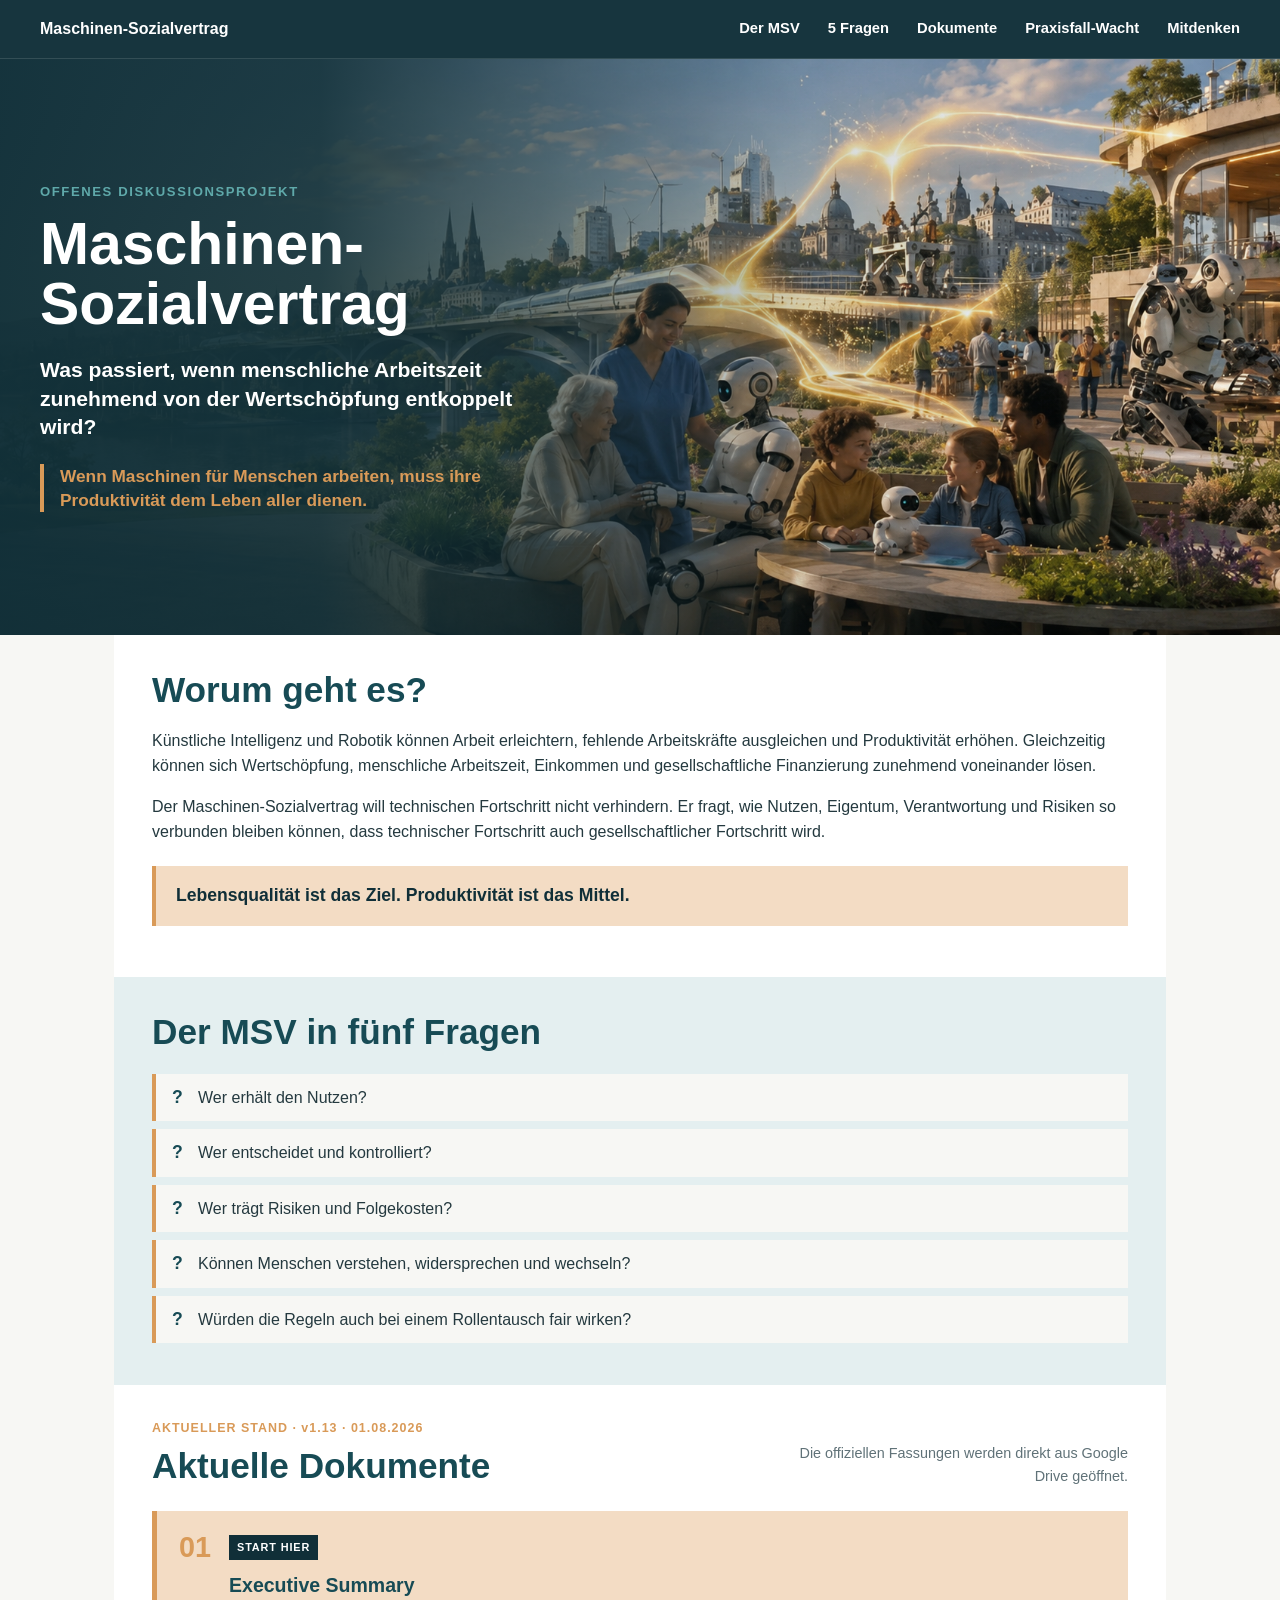
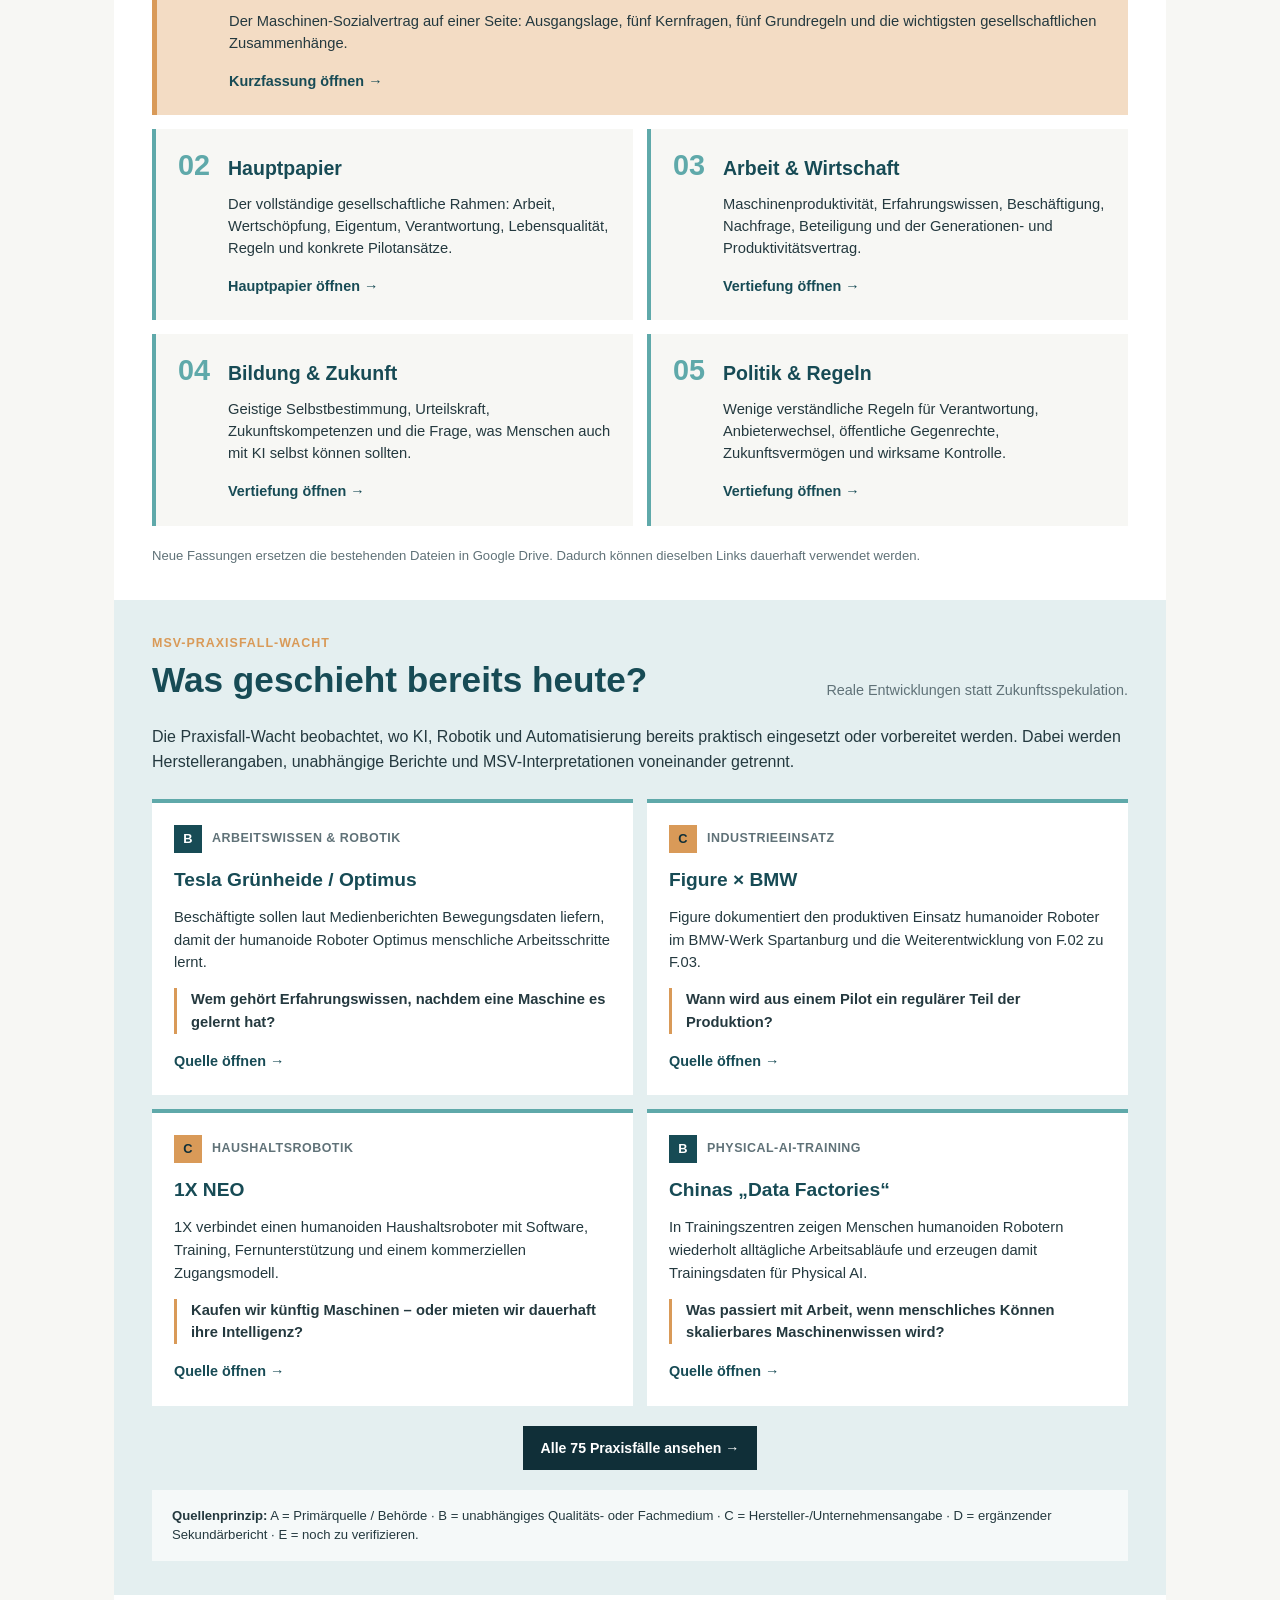
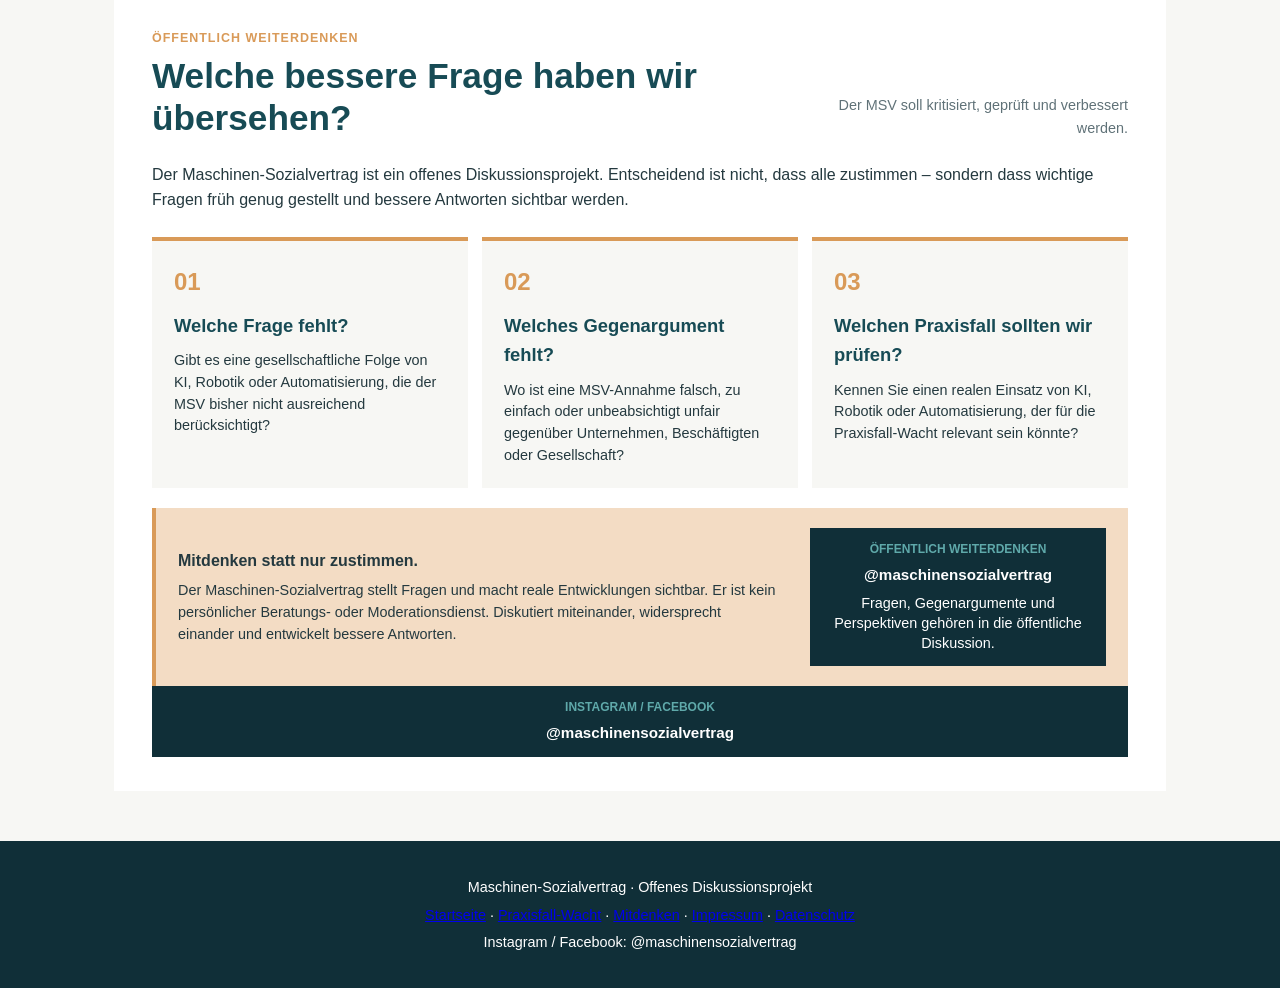
<file: index.html>
<!DOCTYPE html>
<html lang="de">

<head>
  <meta charset="UTF-8">
  <meta name="viewport" content="width=device-width, initial-scale=1.0">

  <title>Maschinen-Sozialvertrag</title>

  <meta
    name="description"
    content="Der Maschinen-Sozialvertrag – ein offenes Diskussionsprojekt über KI, Robotik, Arbeit, Produktivität, Eigentum und gesellschaftliche Teilhabe."
  >

  <link rel="stylesheet" href="styles.css">
</head>

<body>

<nav class="site-nav">
  <div class="nav-inner">

    <a class="nav-brand" href="#top">
      Maschinen-Sozialvertrag
    </a>

    <div class="nav-links">
      <a href="#msv">Der MSV</a>
      <a href="#fragen">5 Fragen</a>
      <a href="#dokumente">Dokumente</a>
      <a href="praxisfall-wacht.html">Praxisfall-Wacht</a>
      <a href="#mitdenken">Mitdenken</a>
    </div>

  </div>
</nav>


<header class="hero" id="top">

  <div class="hero-image">
    <img
      src="assets/hero-msv-zukunft.png"
      alt="Menschen, Robotik, Bildung, Pflege, Infrastruktur und Natur als gemeinsame Zukunftsvision"
    >
  </div>

  <div class="hero-overlay">

    <div class="hero-content">

      <div class="hero-text">

        <p class="hero-label">
          OFFENES DISKUSSIONSPROJEKT
        </p>

        <h1>
          Maschinen-Sozialvertrag
        </h1>

        <p class="hero-question">
          Was passiert, wenn menschliche Arbeitszeit zunehmend
          von der Wertschöpfung entkoppelt wird?
        </p>

        <p class="hero-thesis">
          Wenn Maschinen für Menschen arbeiten,
          muss ihre Produktivität dem Leben aller dienen.
        </p>

      </div>

    </div>

  </div>

</header>


<main>

  <section id="msv">

    <h2>Worum geht es?</h2>

    <p>
      Künstliche Intelligenz und Robotik können Arbeit erleichtern,
      fehlende Arbeitskräfte ausgleichen und Produktivität erhöhen.
      Gleichzeitig können sich Wertschöpfung, menschliche Arbeitszeit,
      Einkommen und gesellschaftliche Finanzierung zunehmend voneinander lösen.
    </p>

    <p>
      Der Maschinen-Sozialvertrag will technischen Fortschritt nicht verhindern.
      Er fragt, wie Nutzen, Eigentum, Verantwortung und Risiken so verbunden
      bleiben können, dass technischer Fortschritt auch gesellschaftlicher
      Fortschritt wird.
    </p>

    <p class="key-sentence">
      Lebensqualität ist das Ziel. Produktivität ist das Mittel.
    </p>

  </section>


  <section id="fragen">

    <h2>Der MSV in fünf Fragen</h2>

    <ul>
      <li>Wer erhält den Nutzen?</li>
      <li>Wer entscheidet und kontrolliert?</li>
      <li>Wer trägt Risiken und Folgekosten?</li>
      <li>Können Menschen verstehen, widersprechen und wechseln?</li>
      <li>Würden die Regeln auch bei einem Rollentausch fair wirken?</li>
    </ul>

  </section>


  <section id="dokumente" class="documents-section">

    <div class="section-heading">

      <div>
        <p class="section-kicker">
          AKTUELLER STAND · v1.13 · 01.08.2026
        </p>

        <h2>Aktuelle Dokumente</h2>
      </div>

      <p class="documents-note">
        Die offiziellen Fassungen werden direkt aus Google Drive geöffnet.
      </p>

    </div>


    <!-- EXECUTIVE SUMMARY -->

    <a
      class="document-card document-card-featured"
      href="https://drive.google.com/file/d/1GbHyioNQLmoqcVIiDAAwm7svmA0LhRkA/view?usp=drive_link"
      target="_blank"
      rel="noopener noreferrer"
    >

      <div class="document-number">
        01
      </div>

      <div class="document-content">

        <span class="document-badge">
          START HIER
        </span>

        <h3>Executive Summary</h3>

        <p>
          Der Maschinen-Sozialvertrag auf einer Seite:
          Ausgangslage, fünf Kernfragen, fünf Grundregeln
          und die wichtigsten gesellschaftlichen Zusammenhänge.
        </p>

        <span class="document-link">
          Kurzfassung öffnen →
        </span>

      </div>

    </a>


    <!-- WEITERE DOKUMENTE -->

    <div class="document-grid">

      <a
        class="document-card"
        href="https://drive.google.com/file/d/1z4O2Sq0KowBFNxK3-RKgYRv2dU5HDgee/view?usp=drive_link"
        target="_blank"
        rel="noopener noreferrer"
      >

        <div class="document-number">
          02
        </div>

        <div class="document-content">

          <h3>Hauptpapier</h3>

          <p>
            Der vollständige gesellschaftliche Rahmen:
            Arbeit, Wertschöpfung, Eigentum, Verantwortung,
            Lebensqualität, Regeln und konkrete Pilotansätze.
          </p>

          <span class="document-link">
            Hauptpapier öffnen →
          </span>

        </div>

      </a>


      <a
        class="document-card"
        href="https://drive.google.com/file/d/1X9Wtpalcb84-4y77hC5tTXEwxVjBYwqo/view?usp=drive_link"
        target="_blank"
        rel="noopener noreferrer"
      >

        <div class="document-number">
          03
        </div>

        <div class="document-content">

          <h3>Arbeit &amp; Wirtschaft</h3>

          <p>
            Maschinenproduktivität, Erfahrungswissen,
            Beschäftigung, Nachfrage, Beteiligung
            und der Generationen- und Produktivitätsvertrag.
          </p>

          <span class="document-link">
            Vertiefung öffnen →
          </span>

        </div>

      </a>


      <a
        class="document-card"
        href="https://drive.google.com/file/d/1HUsz7fVbnjDz-fP8X71SL_1HAmDeggac/view?usp=drive_link"
        target="_blank"
        rel="noopener noreferrer"
      >

        <div class="document-number">
          04
        </div>

        <div class="document-content">

          <h3>Bildung &amp; Zukunft</h3>

          <p>
            Geistige Selbstbestimmung, Urteilskraft,
            Zukunftskompetenzen und die Frage,
            was Menschen auch mit KI selbst können sollten.
          </p>

          <span class="document-link">
            Vertiefung öffnen →
          </span>

        </div>

      </a>


      <a
        class="document-card"
        href="https://drive.google.com/file/d/1q732pFcNeQPf8j9BF7kBvAkyGVcC6tcb/view?usp=drive_link"
        target="_blank"
        rel="noopener noreferrer"
      >

        <div class="document-number">
          05
        </div>

        <div class="document-content">

          <h3>Politik &amp; Regeln</h3>

          <p>
            Wenige verständliche Regeln für Verantwortung,
            Anbieterwechsel, öffentliche Gegenrechte,
            Zukunftsvermögen und wirksame Kontrolle.
          </p>

          <span class="document-link">
            Vertiefung öffnen →
          </span>

        </div>

      </a>

    </div>


    <p class="documents-footer-note">
      Neue Fassungen ersetzen die bestehenden Dateien in Google Drive.
      Dadurch können dieselben Links dauerhaft verwendet werden.
    </p>

  </section>


  <section id="praxisfall" class="watch-section">

    <div class="section-heading">

      <div>

        <p class="section-kicker">
          MSV-PRAXISFALL-WACHT
        </p>

        <h2>
          Was geschieht bereits heute?
        </h2>

      </div>

      <p class="documents-note">
        Reale Entwicklungen statt Zukunftsspekulation.
      </p>

    </div>


    <p>
      Die Praxisfall-Wacht beobachtet, wo KI, Robotik und Automatisierung
      bereits praktisch eingesetzt oder vorbereitet werden. Dabei werden
      Herstellerangaben, unabhängige Berichte und MSV-Interpretationen
      voneinander getrennt.
    </p>


    <div class="watch-grid">

      <!-- TESLA -->

      <article class="watch-card">

        <div class="watch-meta">
          <span class="source-badge source-b">B</span>
          <span>Arbeitswissen &amp; Robotik</span>
        </div>

        <h3>
          Tesla Grünheide / Optimus
        </h3>

        <p>
          Beschäftigte sollen laut Medienberichten Bewegungsdaten liefern,
          damit der humanoide Roboter Optimus menschliche Arbeitsschritte lernt.
        </p>

        <p class="watch-question">
          Wem gehört Erfahrungswissen, nachdem eine Maschine es gelernt hat?
        </p>

        <a
          href="https://www.handelsblatt.com/unternehmen/industrie/tesla-deutsche-mitarbeiter-sollen-humanoiden-roboter-optimus-einarbeiten/100240870.html"
          target="_blank"
          rel="noopener noreferrer"
        >
          Quelle öffnen →
        </a>

      </article>


      <!-- FIGURE / BMW -->

      <article class="watch-card">

        <div class="watch-meta">
          <span class="source-badge source-c">C</span>
          <span>Industrieeinsatz</span>
        </div>

        <h3>
          Figure × BMW
        </h3>

        <p>
          Figure dokumentiert den produktiven Einsatz humanoider Roboter
          im BMW-Werk Spartanburg und die Weiterentwicklung von F.02 zu F.03.
        </p>

        <p class="watch-question">
          Wann wird aus einem Pilot ein regulärer Teil der Produktion?
        </p>

        <a
          href="https://www.figure.ai/news/production-at-bmw"
          target="_blank"
          rel="noopener noreferrer"
        >
          Quelle öffnen →
        </a>

      </article>


      <!-- 1X NEO -->

      <article class="watch-card">

        <div class="watch-meta">
          <span class="source-badge source-c">C</span>
          <span>Haushaltsrobotik</span>
        </div>

        <h3>
          1X NEO
        </h3>

        <p>
          1X verbindet einen humanoiden Haushaltsroboter mit Software,
          Training, Fernunterstützung und einem kommerziellen Zugangsmodell.
        </p>

        <p class="watch-question">
          Kaufen wir künftig Maschinen – oder mieten wir dauerhaft ihre Intelligenz?
        </p>

        <a
          href="https://www.1x.tech/neo"
          target="_blank"
          rel="noopener noreferrer"
        >
          Quelle öffnen →
        </a>

      </article>


      <!-- CHINA DATA FACTORIES -->

      <article class="watch-card">

        <div class="watch-meta">
          <span class="source-badge source-b">B</span>
          <span>Physical-AI-Training</span>
        </div>

        <h3>
          Chinas „Data Factories“
        </h3>

        <p>
          In Trainingszentren zeigen Menschen humanoiden Robotern wiederholt
          alltägliche Arbeitsabläufe und erzeugen damit Trainingsdaten für Physical AI.
        </p>

        <p class="watch-question">
          Was passiert mit Arbeit, wenn menschliches Können skalierbares Maschinenwissen wird?
        </p>

        <a
          href="https://restofworld.org/2026/china-robots-training-centers-workers/"
          target="_blank"
          rel="noopener noreferrer"
        >
          Quelle öffnen →
        </a>

      </article>

    </div>


    <div class="watch-more">

      <a
        class="watch-more-button"
        href="praxisfall-wacht.html"
      >
        Alle 75 Praxisfälle ansehen →
      </a>

    </div>


    <div class="watch-principle">

      <strong>Quellenprinzip:</strong>

      A = Primärquelle / Behörde ·
      B = unabhängiges Qualitäts- oder Fachmedium ·
      C = Hersteller-/Unternehmensangabe ·
      D = ergänzender Sekundärbericht ·
      E = noch zu verifizieren.

    </div>

  </section>


  <section id="mitdenken" class="think-section">

    <div class="section-heading">

      <div>

        <p class="section-kicker">
          ÖFFENTLICH WEITERDENKEN
        </p>

        <h2>
          Welche bessere Frage haben wir übersehen?
        </h2>

      </div>

      <p class="documents-note">
        Der MSV soll kritisiert, geprüft und verbessert werden.
      </p>

    </div>


    <p>
      Der Maschinen-Sozialvertrag ist ein offenes Diskussionsprojekt.
      Entscheidend ist nicht, dass alle zustimmen – sondern dass wichtige
      Fragen früh genug gestellt und bessere Antworten sichtbar werden.
    </p>


    <div class="think-grid">

      <div class="think-card">

        <span class="think-number">
          01
        </span>

        <h3>
          Welche Frage fehlt?
        </h3>

        <p>
          Gibt es eine gesellschaftliche Folge von KI, Robotik oder
          Automatisierung, die der MSV bisher nicht ausreichend berücksichtigt?
        </p>

      </div>


      <div class="think-card">

        <span class="think-number">
          02
        </span>

        <h3>
          Welches Gegenargument fehlt?
        </h3>

        <p>
          Wo ist eine MSV-Annahme falsch, zu einfach oder unbeabsichtigt
          unfair gegenüber Unternehmen, Beschäftigten oder Gesellschaft?
        </p>

      </div>


      <div class="think-card">

        <span class="think-number">
          03
        </span>

        <h3>
          Welchen Praxisfall sollten wir prüfen?
        </h3>

        <p>
          Kennen Sie einen realen Einsatz von KI, Robotik oder Automatisierung,
          der für die Praxisfall-Wacht relevant sein könnte?
        </p>

      </div>

    </div>


<div class="think-cta">

  <div>

    <strong>
      Mitdenken statt nur zustimmen.
    </strong>

    <p>
      Der Maschinen-Sozialvertrag stellt Fragen und macht
      reale Entwicklungen sichtbar. Er ist kein persönlicher
      Beratungs- oder Moderationsdienst.
      Diskutiert miteinander, widersprecht einander
      und entwickelt bessere Antworten.
    </p>

  </div>


  <div class="social-box">

    <span>
      Öffentlich weiterdenken
    </span>

    <strong>
      @maschinensozialvertrag
    </strong>

    <p class="social-note">
      Fragen, Gegenargumente und Perspektiven
      gehören in die öffentliche Diskussion.
    </p>

  </div>

</div>


      <div class="social-box">

        <span>
          Instagram / Facebook
        </span>

        <strong>
          @maschinensozialvertrag
        </strong>

      </div>

    </div>

  </section>

</main>


<footer>

  <p>
    Maschinen-Sozialvertrag · Offenes Diskussionsprojekt
  </p>

  <p class="footer-links">
    <a href="index.html">Startseite</a>
    ·
    <a href="praxisfall-wacht.html">Praxisfall-Wacht</a>
    ·
    <a href="index.html#mitdenken">Mitdenken</a>
    ·
    <a href="impressum.html">Impressum</a>
    ·
    <a href="datenschutz.html">Datenschutz</a>
  </p>

  <p>
    Instagram / Facebook: @maschinensozialvertrag
  </p>

</footer>
</file>
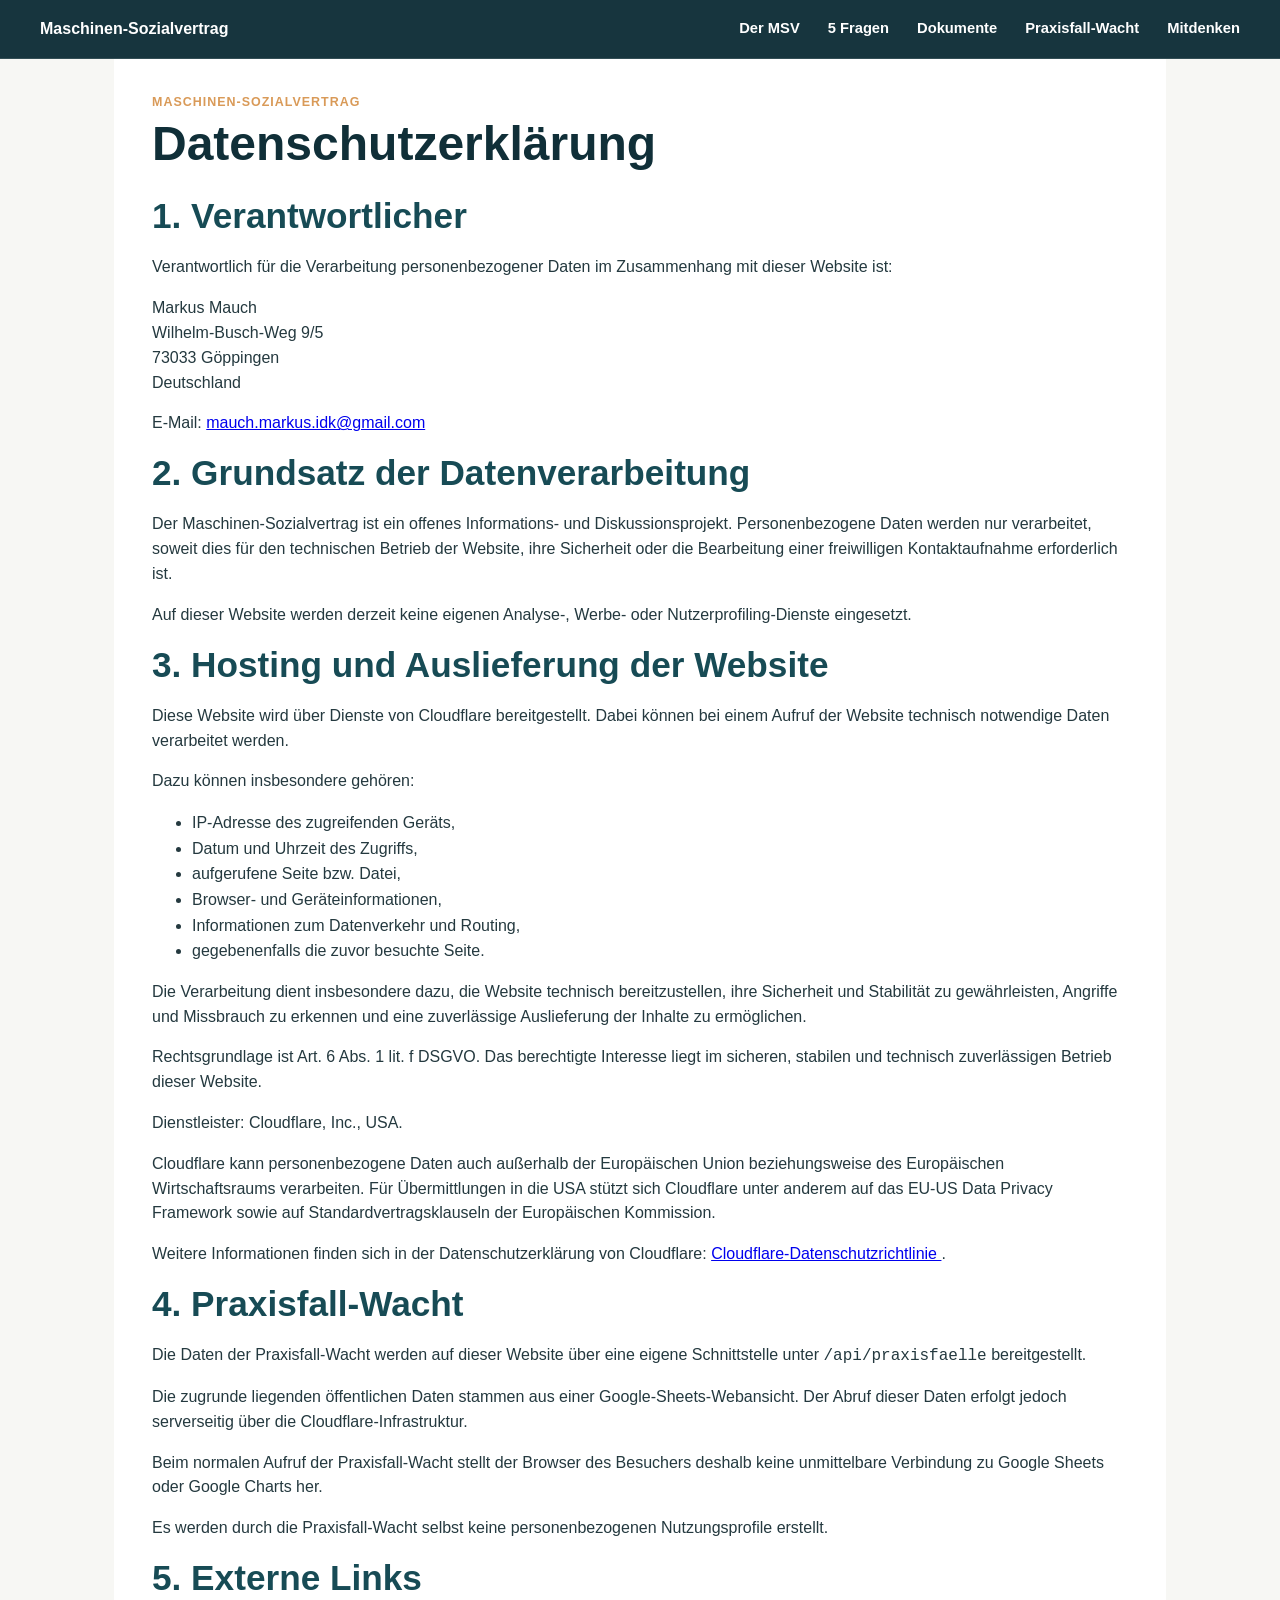
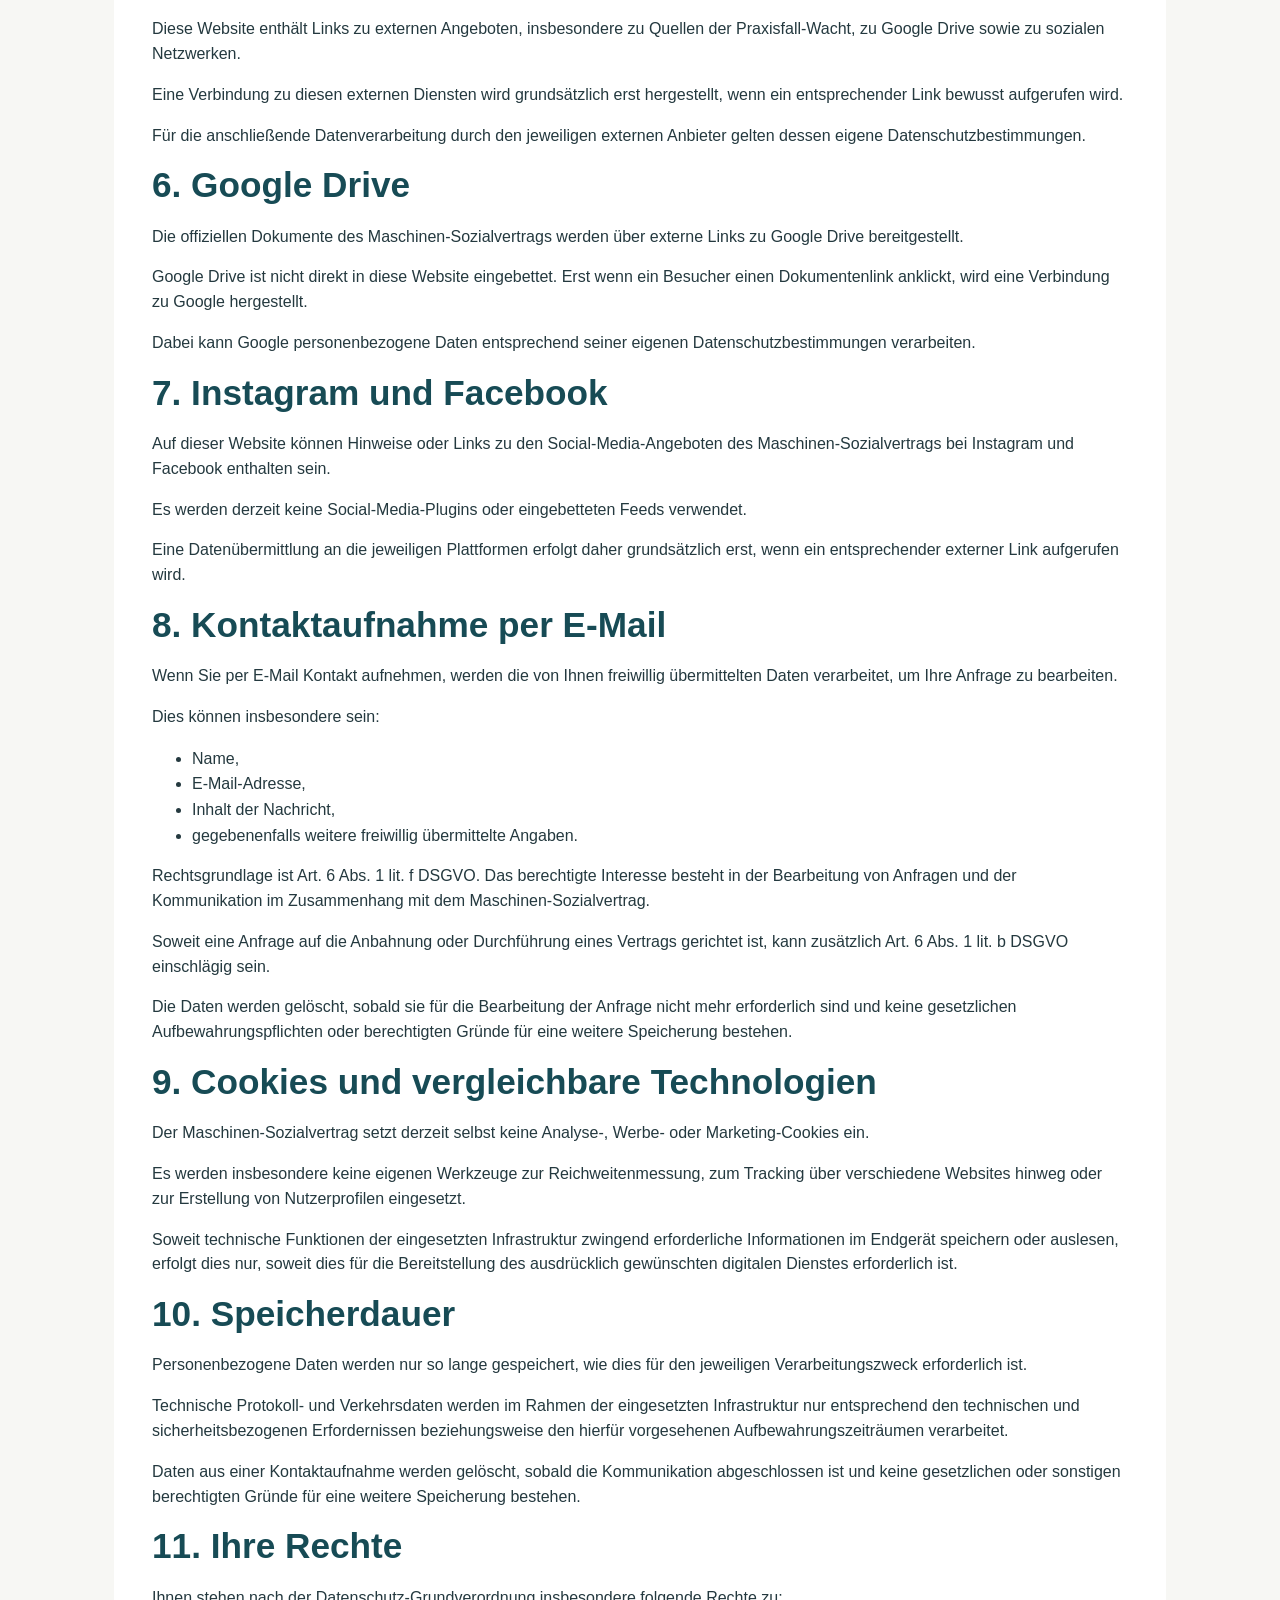
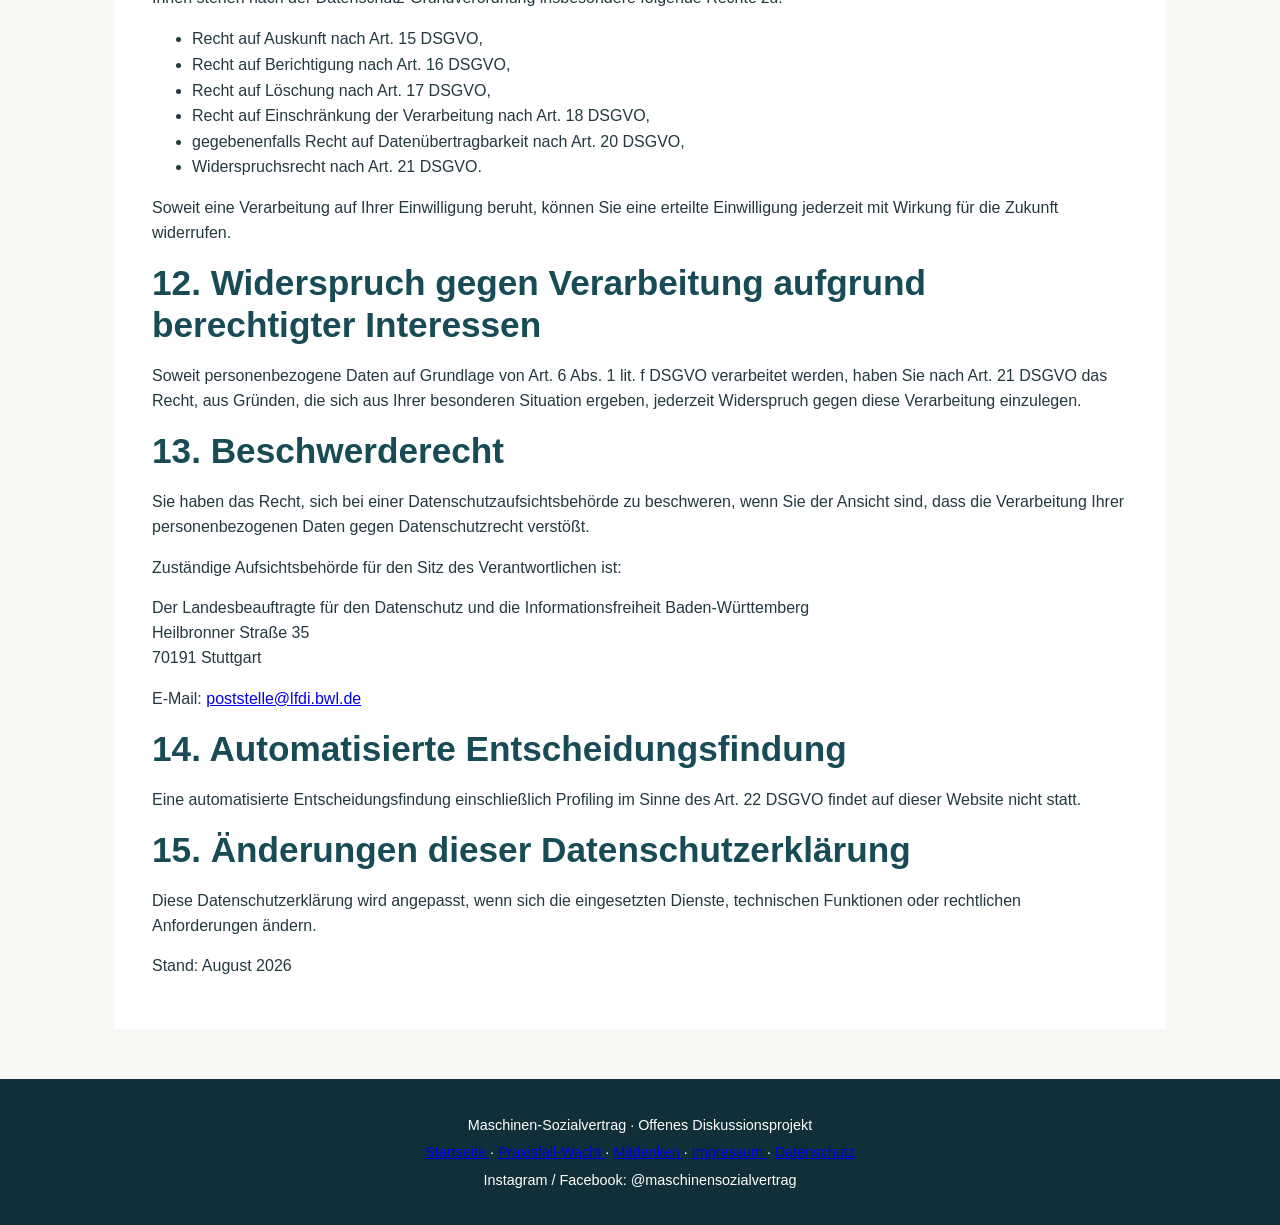
<file: datenschutz.html>
<!DOCTYPE html>
<html lang="de">

<head>
  <meta charset="UTF-8">

  <meta
    name="viewport"
    content="width=device-width, initial-scale=1.0"
  >

  <title>Datenschutz | Maschinen-Sozialvertrag</title>

  <meta
    name="description"
    content="Datenschutzerklärung des Maschinen-Sozialvertrags."
  >

  <link rel="stylesheet" href="styles.css">
</head>


<body>

  <!-- =========================
       NAVIGATION
       ========================= -->

  <nav class="site-nav">

    <div class="nav-inner">

      <a
        class="nav-brand"
        href="index.html#top"
      >
        Maschinen-Sozialvertrag
      </a>


      <div class="nav-links">

        <a href="index.html#msv">
          Der MSV
        </a>

        <a href="index.html#fragen">
          5 Fragen
        </a>

        <a href="index.html#dokumente">
          Dokumente
        </a>

        <a href="praxisfall-wacht.html">
          Praxisfall-Wacht
        </a>

        <a href="index.html#mitdenken">
          Mitdenken
        </a>

      </div>

    </div>

  </nav>


  <!-- =========================
       HAUPTINHALT
       ========================= -->

  <main>

    <section>

      <p class="section-kicker">
        MASCHINEN-SOZIALVERTRAG
      </p>

      <h1>
        Datenschutzerklärung
      </h1>


      <!-- =====================
           VERANTWORTLICHER
           ===================== -->

      <h2>
        1. Verantwortlicher
      </h2>

      <p>
        Verantwortlich für die Verarbeitung personenbezogener Daten
        im Zusammenhang mit dieser Website ist:
      </p>

      <p>
        Markus Mauch<br>
        Wilhelm-Busch-Weg 9/5<br>
        73033 Göppingen<br>
        Deutschland
      </p>

      <p>
        E-Mail:
        <a href="mailto:mauch.markus.idk@gmail.com">
          mauch.markus.idk@gmail.com
        </a>
      </p>


      <!-- =====================
           ALLGEMEINES
           ===================== -->

      <h2>
        2. Grundsatz der Datenverarbeitung
      </h2>

      <p>
        Der Maschinen-Sozialvertrag ist ein offenes
        Informations- und Diskussionsprojekt.
        Personenbezogene Daten werden nur verarbeitet,
        soweit dies für den technischen Betrieb der Website,
        ihre Sicherheit oder die Bearbeitung einer freiwilligen
        Kontaktaufnahme erforderlich ist.
      </p>

      <p>
        Auf dieser Website werden derzeit keine eigenen
        Analyse-, Werbe- oder Nutzerprofiling-Dienste eingesetzt.
      </p>


      <!-- =====================
           HOSTING
           ===================== -->

      <h2>
        3. Hosting und Auslieferung der Website
      </h2>

      <p>
        Diese Website wird über Dienste von Cloudflare bereitgestellt.
        Dabei können bei einem Aufruf der Website technisch notwendige
        Daten verarbeitet werden.
      </p>

      <p>
        Dazu können insbesondere gehören:
      </p>

      <ul>
        <li>IP-Adresse des zugreifenden Geräts,</li>
        <li>Datum und Uhrzeit des Zugriffs,</li>
        <li>aufgerufene Seite bzw. Datei,</li>
        <li>Browser- und Geräteinformationen,</li>
        <li>Informationen zum Datenverkehr und Routing,</li>
        <li>gegebenenfalls die zuvor besuchte Seite.</li>
      </ul>

      <p>
        Die Verarbeitung dient insbesondere dazu,
        die Website technisch bereitzustellen,
        ihre Sicherheit und Stabilität zu gewährleisten,
        Angriffe und Missbrauch zu erkennen und
        eine zuverlässige Auslieferung der Inhalte zu ermöglichen.
      </p>

      <p>
        Rechtsgrundlage ist Art. 6 Abs. 1 lit. f DSGVO.
        Das berechtigte Interesse liegt im sicheren,
        stabilen und technisch zuverlässigen Betrieb dieser Website.
      </p>

      <p>
        Dienstleister:
        Cloudflare, Inc., USA.
      </p>

      <p>
        Cloudflare kann personenbezogene Daten auch außerhalb
        der Europäischen Union beziehungsweise des Europäischen
        Wirtschaftsraums verarbeiten.
        Für Übermittlungen in die USA stützt sich Cloudflare
        unter anderem auf das EU-US Data Privacy Framework
        sowie auf Standardvertragsklauseln der Europäischen Kommission.
      </p>

      <p>
        Weitere Informationen finden sich in der
        Datenschutzerklärung von Cloudflare:
        <a
          href="https://www.cloudflare.com/de-de/privacypolicy/"
          target="_blank"
          rel="noopener noreferrer"
        >
          Cloudflare-Datenschutzrichtlinie
        </a>.
      </p>


      <!-- =====================
           PRAXISFALL-WACHT
           ===================== -->

      <h2>
        4. Praxisfall-Wacht
      </h2>

      <p>
        Die Daten der Praxisfall-Wacht werden auf dieser Website
        über eine eigene Schnittstelle unter
        <code>/api/praxisfaelle</code> bereitgestellt.
      </p>

      <p>
        Die zugrunde liegenden öffentlichen Daten stammen aus
        einer Google-Sheets-Webansicht.
        Der Abruf dieser Daten erfolgt jedoch serverseitig
        über die Cloudflare-Infrastruktur.
      </p>

      <p>
        Beim normalen Aufruf der Praxisfall-Wacht stellt der
        Browser des Besuchers deshalb keine unmittelbare Verbindung
        zu Google Sheets oder Google Charts her.
      </p>

      <p>
        Es werden durch die Praxisfall-Wacht selbst keine
        personenbezogenen Nutzungsprofile erstellt.
      </p>


      <!-- =====================
           EXTERNE LINKS
           ===================== -->

      <h2>
        5. Externe Links
      </h2>

      <p>
        Diese Website enthält Links zu externen Angeboten,
        insbesondere zu Quellen der Praxisfall-Wacht,
        zu Google Drive sowie zu sozialen Netzwerken.
      </p>

      <p>
        Eine Verbindung zu diesen externen Diensten wird grundsätzlich
        erst hergestellt, wenn ein entsprechender Link bewusst
        aufgerufen wird.
      </p>

      <p>
        Für die anschließende Datenverarbeitung durch den jeweiligen
        externen Anbieter gelten dessen eigene Datenschutzbestimmungen.
      </p>


      <!-- =====================
           GOOGLE DRIVE
           ===================== -->

      <h2>
        6. Google Drive
      </h2>

      <p>
        Die offiziellen Dokumente des Maschinen-Sozialvertrags
        werden über externe Links zu Google Drive bereitgestellt.
      </p>

      <p>
        Google Drive ist nicht direkt in diese Website eingebettet.
        Erst wenn ein Besucher einen Dokumentenlink anklickt,
        wird eine Verbindung zu Google hergestellt.
      </p>

      <p>
        Dabei kann Google personenbezogene Daten entsprechend
        seiner eigenen Datenschutzbestimmungen verarbeiten.
      </p>


      <!-- =====================
           SOCIAL MEDIA
           ===================== -->

      <h2>
        7. Instagram und Facebook
      </h2>

      <p>
        Auf dieser Website können Hinweise oder Links zu den
        Social-Media-Angeboten des Maschinen-Sozialvertrags
        bei Instagram und Facebook enthalten sein.
      </p>

      <p>
        Es werden derzeit keine Social-Media-Plugins oder
        eingebetteten Feeds verwendet.
      </p>

      <p>
        Eine Datenübermittlung an die jeweiligen Plattformen
        erfolgt daher grundsätzlich erst, wenn ein entsprechender
        externer Link aufgerufen wird.
      </p>


      <!-- =====================
           E-MAIL
           ===================== -->

      <h2>
        8. Kontaktaufnahme per E-Mail
      </h2>

      <p>
        Wenn Sie per E-Mail Kontakt aufnehmen,
        werden die von Ihnen freiwillig übermittelten Daten
        verarbeitet, um Ihre Anfrage zu bearbeiten.
      </p>

      <p>
        Dies können insbesondere sein:
      </p>

      <ul>
        <li>Name,</li>
        <li>E-Mail-Adresse,</li>
        <li>Inhalt der Nachricht,</li>
        <li>gegebenenfalls weitere freiwillig übermittelte Angaben.</li>
      </ul>

      <p>
        Rechtsgrundlage ist Art. 6 Abs. 1 lit. f DSGVO.
        Das berechtigte Interesse besteht in der Bearbeitung
        von Anfragen und der Kommunikation im Zusammenhang
        mit dem Maschinen-Sozialvertrag.
      </p>

      <p>
        Soweit eine Anfrage auf die Anbahnung oder Durchführung
        eines Vertrags gerichtet ist, kann zusätzlich
        Art. 6 Abs. 1 lit. b DSGVO einschlägig sein.
      </p>

      <p>
        Die Daten werden gelöscht, sobald sie für die Bearbeitung
        der Anfrage nicht mehr erforderlich sind und keine
        gesetzlichen Aufbewahrungspflichten oder berechtigten
        Gründe für eine weitere Speicherung bestehen.
      </p>


      <!-- =====================
           COOKIES
           ===================== -->

      <h2>
        9. Cookies und vergleichbare Technologien
      </h2>

      <p>
        Der Maschinen-Sozialvertrag setzt derzeit selbst keine
        Analyse-, Werbe- oder Marketing-Cookies ein.
      </p>

      <p>
        Es werden insbesondere keine eigenen Werkzeuge zur
        Reichweitenmessung, zum Tracking über verschiedene Websites
        hinweg oder zur Erstellung von Nutzerprofilen eingesetzt.
      </p>

      <p>
        Soweit technische Funktionen der eingesetzten
        Infrastruktur zwingend erforderliche Informationen
        im Endgerät speichern oder auslesen, erfolgt dies nur,
        soweit dies für die Bereitstellung des ausdrücklich
        gewünschten digitalen Dienstes erforderlich ist.
      </p>


      <!-- =====================
           SPEICHERDAUER
           ===================== -->

      <h2>
        10. Speicherdauer
      </h2>

      <p>
        Personenbezogene Daten werden nur so lange gespeichert,
        wie dies für den jeweiligen Verarbeitungszweck erforderlich ist.
      </p>

      <p>
        Technische Protokoll- und Verkehrsdaten werden im Rahmen
        der eingesetzten Infrastruktur nur entsprechend den
        technischen und sicherheitsbezogenen Erfordernissen
        beziehungsweise den hierfür vorgesehenen
        Aufbewahrungszeiträumen verarbeitet.
      </p>

      <p>
        Daten aus einer Kontaktaufnahme werden gelöscht,
        sobald die Kommunikation abgeschlossen ist und keine
        gesetzlichen oder sonstigen berechtigten Gründe für
        eine weitere Speicherung bestehen.
      </p>


      <!-- =====================
           RECHTE
           ===================== -->

      <h2>
        11. Ihre Rechte
      </h2>

      <p>
        Ihnen stehen nach der Datenschutz-Grundverordnung
        insbesondere folgende Rechte zu:
      </p>

      <ul>
        <li>Recht auf Auskunft nach Art. 15 DSGVO,</li>
        <li>Recht auf Berichtigung nach Art. 16 DSGVO,</li>
        <li>Recht auf Löschung nach Art. 17 DSGVO,</li>
        <li>Recht auf Einschränkung der Verarbeitung nach Art. 18 DSGVO,</li>
        <li>gegebenenfalls Recht auf Datenübertragbarkeit nach Art. 20 DSGVO,</li>
        <li>Widerspruchsrecht nach Art. 21 DSGVO.</li>
      </ul>

      <p>
        Soweit eine Verarbeitung auf Ihrer Einwilligung beruht,
        können Sie eine erteilte Einwilligung jederzeit mit Wirkung
        für die Zukunft widerrufen.
      </p>


      <!-- =====================
           WIDERSPRUCH
           ===================== -->

      <h2>
        12. Widerspruch gegen Verarbeitung aufgrund berechtigter Interessen
      </h2>

      <p>
        Soweit personenbezogene Daten auf Grundlage von
        Art. 6 Abs. 1 lit. f DSGVO verarbeitet werden,
        haben Sie nach Art. 21 DSGVO das Recht,
        aus Gründen, die sich aus Ihrer besonderen Situation ergeben,
        jederzeit Widerspruch gegen diese Verarbeitung einzulegen.
      </p>


      <!-- =====================
           BESCHWERDE
           ===================== -->

      <h2>
        13. Beschwerderecht
      </h2>

      <p>
        Sie haben das Recht, sich bei einer Datenschutzaufsichtsbehörde
        zu beschweren, wenn Sie der Ansicht sind,
        dass die Verarbeitung Ihrer personenbezogenen Daten
        gegen Datenschutzrecht verstößt.
      </p>

      <p>
        Zuständige Aufsichtsbehörde für den Sitz des Verantwortlichen ist:
      </p>

      <p>
        Der Landesbeauftragte für den Datenschutz und
        die Informationsfreiheit Baden-Württemberg<br>
        Heilbronner Straße 35<br>
        70191 Stuttgart
      </p>

      <p>
        E-Mail:
        <a href="mailto:poststelle@lfdi.bwl.de">
          poststelle@lfdi.bwl.de
        </a>
      </p>


      <!-- =====================
           AUTOMATISIERTE ENTSCHEIDUNGEN
           ===================== -->

      <h2>
        14. Automatisierte Entscheidungsfindung
      </h2>

      <p>
        Eine automatisierte Entscheidungsfindung einschließlich
        Profiling im Sinne des Art. 22 DSGVO findet auf dieser
        Website nicht statt.
      </p>


      <!-- =====================
           ÄNDERUNGEN
           ===================== -->

      <h2>
        15. Änderungen dieser Datenschutzerklärung
      </h2>

      <p>
        Diese Datenschutzerklärung wird angepasst,
        wenn sich die eingesetzten Dienste,
        technischen Funktionen oder rechtlichen Anforderungen ändern.
      </p>

      <p>
        Stand:
        August 2026
      </p>

    </section>

  </main>


  <!-- =========================
       FOOTER
       ========================= -->

<footer>

  <p>
    Maschinen-Sozialvertrag · Offenes Diskussionsprojekt
  </p>

  <p class="footer-links">

    <a href="index.html">
      Startseite
    </a>

    ·

    <a href="praxisfall-wacht.html">
      Praxisfall-Wacht
    </a>

    ·

    <a href="index.html#mitdenken">
      Mitdenken
    </a>

    ·

    <a href="impressum.html">
      Impressum
    </a>

    ·

    <a
      href="datenschutz.html"
      aria-current="page"
    >
      Datenschutz
    </a>

  </p>

  <p>
    Instagram / Facebook: @maschinensozialvertrag
  </p>

</footer>

</body>

</html>
</file>
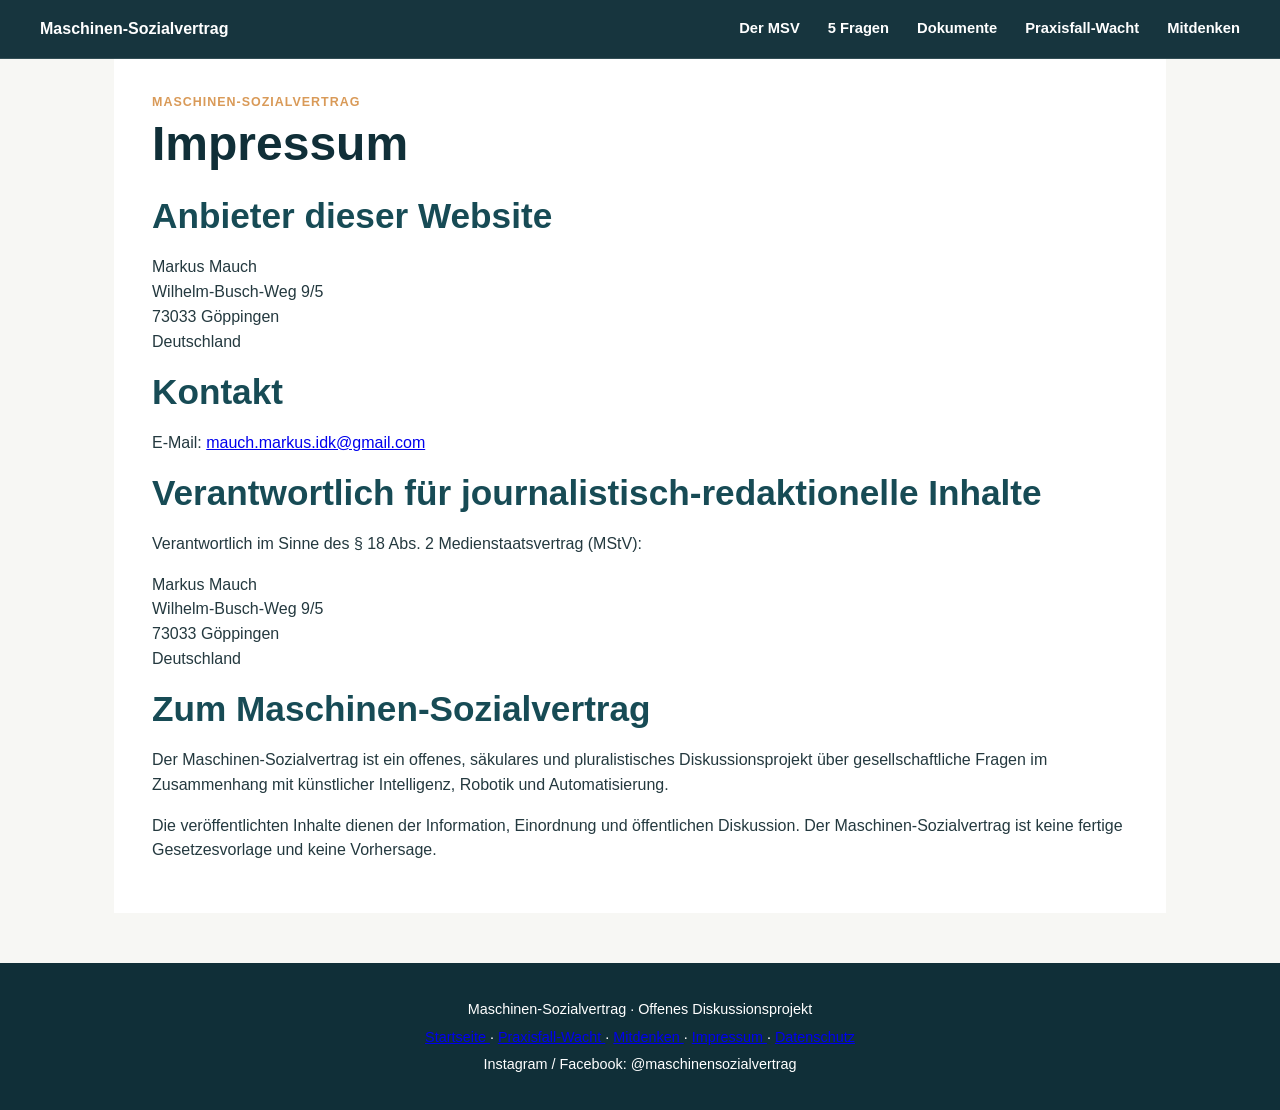
<file: impressum.html>
<!DOCTYPE html>
<html lang="de">

<head>
  <meta charset="UTF-8">

  <meta
    name="viewport"
    content="width=device-width, initial-scale=1.0"
  >

  <title>Impressum | Maschinen-Sozialvertrag</title>

  <meta
    name="description"
    content="Impressum und Anbieterkennzeichnung des Maschinen-Sozialvertrags."
  >

  <link rel="stylesheet" href="styles.css">
</head>


<body>

  <!-- =========================
       NAVIGATION
       ========================= -->

  <nav class="site-nav">

    <div class="nav-inner">

      <a
        class="nav-brand"
        href="index.html#top"
      >
        Maschinen-Sozialvertrag
      </a>

      <div class="nav-links">

        <a href="index.html#msv">
          Der MSV
        </a>

        <a href="index.html#fragen">
          5 Fragen
        </a>

        <a href="index.html#dokumente">
          Dokumente
        </a>

        <a href="praxisfall-wacht.html">
          Praxisfall-Wacht
        </a>

        <a href="index.html#mitdenken">
          Mitdenken
        </a>

      </div>

    </div>

  </nav>


  <!-- =========================
       HAUPTINHALT
       ========================= -->

  <main>

    <section>

      <p class="section-kicker">
        MASCHINEN-SOZIALVERTRAG
      </p>

      <h1>
        Impressum
      </h1>


      <h2>
        Anbieter dieser Website
      </h2>

      <p>
        Markus Mauch<br>
        Wilhelm-Busch-Weg 9/5<br>
        73033 Göppingen<br>
        Deutschland
      </p>


      <h2>
        Kontakt
      </h2>

      <p>
        E-Mail:
        <a href="mailto:mauch.markus.idk@gmail.com">
          mauch.markus.idk@gmail.com
        </a>
      </p>


      <h2>
        Verantwortlich für journalistisch-redaktionelle Inhalte
      </h2>

      <p>
        Verantwortlich im Sinne des § 18 Abs. 2
        Medienstaatsvertrag (MStV):
      </p>

      <p>
        Markus Mauch<br>
        Wilhelm-Busch-Weg 9/5<br>
        73033 Göppingen<br>
        Deutschland
      </p>


      <h2>
        Zum Maschinen-Sozialvertrag
      </h2>

      <p>
        Der Maschinen-Sozialvertrag ist ein offenes,
        säkulares und pluralistisches Diskussionsprojekt
        über gesellschaftliche Fragen im Zusammenhang mit
        künstlicher Intelligenz, Robotik und Automatisierung.
      </p>

      <p>
        Die veröffentlichten Inhalte dienen der Information,
        Einordnung und öffentlichen Diskussion.
        Der Maschinen-Sozialvertrag ist keine fertige
        Gesetzesvorlage und keine Vorhersage.
      </p>

    </section>

  </main>


  <!-- =========================
       FOOTER
       ========================= -->

<footer>

  <p>
    Maschinen-Sozialvertrag · Offenes Diskussionsprojekt
  </p>

  <p class="footer-links">

    <a href="index.html">
      Startseite
    </a>

    ·

    <a href="praxisfall-wacht.html">
      Praxisfall-Wacht
    </a>

    ·

    <a href="index.html#mitdenken">
      Mitdenken
    </a>

    ·

    <a
      href="impressum.html"
      aria-current="page"
    >
      Impressum
    </a>

    ·

    <a href="datenschutz.html">
      Datenschutz
    </a>

  </p>

  <p>
    Instagram / Facebook: @maschinensozialvertrag
  </p>

</footer>

</body>

</html>
</file>
<file: styles.css>
:root {
  --navy: #102f38;
  --petrol: #174b55;
  --turquoise: #5fa9aa;
  --orange: #d99a58;
  --orange-light: #f3dcc4;
  --blue-light: #e4eff0;
  --background: #f7f7f4;
  --white: #ffffff;
  --text: #24393f;
  --muted: #607278;
}


/* =========================
   GRUNDEINSTELLUNGEN
   ========================= */

* {
  box-sizing: border-box;
}

html {
  scroll-behavior: smooth;
  scroll-padding-top: 88px;
}

body {
  margin: 0;
  font-family: Arial, Helvetica, sans-serif;
  background: var(--background);
  color: var(--text);
  line-height: 1.6;
}

a:focus-visible {
  outline: 3px solid var(--orange);
  outline-offset: 3px;
}


/* =========================
   NAVIGATION
   ========================= */

.site-nav {
  position: sticky;
  top: 0;
  z-index: 100;

  background: rgba(16, 47, 56, 0.97);
  border-bottom: 1px solid rgba(255, 255, 255, 0.12);
}

.nav-inner {
  max-width: 1500px;
  min-height: 58px;
  margin: 0 auto;
  padding: 0 40px;

  display: flex;
  align-items: center;
  justify-content: space-between;
  gap: 30px;
}

.nav-brand {
  color: var(--white);
  text-decoration: none;
  font-size: 1rem;
  font-weight: bold;
  white-space: nowrap;
}

.nav-links {
  min-width: 0;

  display: flex;
  align-items: center;
  gap: 28px;
}

.nav-links a {
  color: var(--white);
  text-decoration: none;
  font-size: 0.92rem;
  font-weight: 600;
  white-space: nowrap;

  transition: color 0.2s ease;
}

.nav-links a:hover {
  color: var(--orange);
}


/* =========================
   HERO
   ========================= */

.hero {
  position: relative;

  min-height: 64vh;

  display: flex;
  align-items: stretch;

  overflow: hidden;

  background: var(--navy);
  color: var(--white);

  padding: 0;
  text-align: left;
}

.hero-image {
  position: absolute;
  inset: 0;
}

.hero-image img {
  width: 100%;
  height: 100%;

  object-fit: cover;
  object-position: center center;

  display: block;
}

.hero-overlay {
  position: relative;
  z-index: 1;

  width: 100%;

  display: flex;
  align-items: center;

  background:
    linear-gradient(
      90deg,
      rgba(16, 47, 56, 0.97) 0%,
      rgba(16, 47, 56, 0.91) 25%,
      rgba(16, 47, 56, 0.62) 42%,
      rgba(16, 47, 56, 0.16) 63%,
      rgba(16, 47, 56, 0.02) 100%
    );
}

.hero-content {
  width: 100%;
  margin: 0;
  padding: 58px 40px;
}

.hero-text {
  width: min(590px, 43%);
}

.hero-label {
  margin: 0 0 12px;

  color: var(--turquoise);

  font-size: 0.82rem;
  font-weight: bold;
  letter-spacing: 0.12em;
}

.hero h1 {
  margin: 0 0 22px;

  font-size: clamp(2.7rem, 4.6vw, 4.4rem);
  line-height: 1.02;
}

.hero-question {
  margin: 0 0 22px;

  font-size: clamp(1.15rem, 1.65vw, 1.55rem);
  line-height: 1.35;
  font-weight: bold;
}

.hero-thesis {
  margin: 0;
  padding-left: 16px;

  border-left: 4px solid var(--orange);

  color: var(--orange);

  font-size: clamp(1rem, 1.35vw, 1.25rem);
  line-height: 1.4;
  font-weight: bold;
}


/* =========================
   HAUPTINHALT
   ========================= */

main {
  max-width: 1100px;
  margin: 0 auto;
  padding: 0 24px 50px;
}

section {
  margin: 0;
  padding: 34px 38px;

  background: var(--white);
}

#msv {
  background: var(--white);
}

#fragen {
  background: var(--blue-light);
}

h2 {
  margin-top: 0;
  margin-bottom: 18px;

  color: var(--petrol);

  font-size: clamp(1.55rem, 3vw, 2.2rem);
  line-height: 1.2;
}

p {
  font-size: 1rem;
  line-height: 1.55;
}

main section > h1 {
  margin-top: 0;
  margin-bottom: 24px;

  color: var(--navy);

  font-size: clamp(2rem, 4vw, 3rem);
  line-height: 1.1;
}

/* =========================
   FÜNF FRAGEN
   ========================= */

#fragen ul {
  margin: 20px 0 0;
  padding: 0;

  list-style: none;
}

#fragen li {
  position: relative;

  margin: 8px 0;
  padding: 11px 14px 11px 42px;

  background: var(--background);
  border-left: 4px solid var(--orange);

  font-size: 1rem;
}

#fragen li::before {
  content: "?";

  position: absolute;
  left: 16px;
  top: 9px;

  color: var(--petrol);

  font-size: 1.1rem;
  font-weight: bold;
}

.key-sentence {
  margin-top: 22px;
  padding: 16px 20px;

  background: var(--orange-light);
  border-left: 4px solid var(--orange);

  color: var(--navy);

  font-size: 1.1rem;
  font-weight: bold;
}


/* =========================
   GEMEINSAME ABSCHNITTSKÖPFE
   ========================= */

.section-heading {
  display: flex;
  justify-content: space-between;
  align-items: flex-end;
  gap: 30px;

  margin-bottom: 24px;
}

.section-heading h2 {
  margin-bottom: 0;
}

.section-kicker {
  margin: 0 0 6px;

  color: var(--orange);

  font-size: 0.78rem;
  font-weight: bold;
  letter-spacing: 0.08em;
}

.documents-note {
  max-width: 360px;
  margin: 0;

  color: var(--muted);

  font-size: 0.9rem;
  text-align: right;
}


/* =========================
   DOKUMENTE
   ========================= */

.documents-section {
  background: var(--white);
}

.document-grid {
  display: grid;
  grid-template-columns: repeat(2, minmax(0, 1fr));
  gap: 14px;

  margin-top: 14px;
}

.document-card {
  display: flex;
  gap: 18px;

  padding: 22px;

  background: var(--background);
  border-left: 4px solid var(--turquoise);

  color: var(--text);
  text-decoration: none;

  transition:
    transform 0.2s ease,
    box-shadow 0.2s ease,
    border-color 0.2s ease;
}

.document-card:hover {
  transform: translateY(-2px);

  border-left-color: var(--orange);

  box-shadow: 0 8px 24px rgba(16, 47, 56, 0.10);
}

.document-card-featured {
  background: var(--orange-light);
  border-left: 5px solid var(--orange);
}

.document-number {
  flex: 0 0 auto;

  color: var(--turquoise);

  font-size: 1.8rem;
  font-weight: bold;
  line-height: 1;
}

.document-card-featured .document-number {
  color: var(--orange);
}

.document-content {
  min-width: 0;
}

.document-content h3 {
  margin: 2px 0 8px;

  color: var(--petrol);

  font-size: 1.22rem;
}

.document-content p {
  margin: 0 0 14px;

  color: var(--text);

  font-size: 0.92rem;
  line-height: 1.5;
}

.document-badge {
  display: inline-block;

  margin-bottom: 8px;
  padding: 4px 8px;

  background: var(--navy);
  color: var(--white);

  font-size: 0.68rem;
  font-weight: bold;
  letter-spacing: 0.08em;
}

.document-link {
  color: var(--petrol);

  font-size: 0.9rem;
  font-weight: bold;
}

.document-card:hover .document-link {
  color: var(--orange);
}

.documents-footer-note {
  margin: 20px 0 0;

  color: var(--muted);

  font-size: 0.82rem;
}


/* =========================
   PRAXISFALL-WACHT
   ========================= */

.watch-section {
  background: var(--blue-light);
}

.watch-grid {
  display: grid;
  grid-template-columns: repeat(2, minmax(0, 1fr));
  gap: 14px;

  margin-top: 24px;
}

.watch-card {
  min-width: 0;
  padding: 22px;

  background: var(--white);
  border-top: 4px solid var(--turquoise);
}

.watch-meta {
  display: flex;
  align-items: center;
  gap: 10px;

  margin-bottom: 12px;

  color: var(--muted);

  font-size: 0.78rem;
  font-weight: bold;
  text-transform: uppercase;
  letter-spacing: 0.04em;
}

.source-badge {
  flex: 0 0 auto;

  display: inline-flex;
  align-items: center;
  justify-content: center;

  width: 28px;
  height: 28px;

  font-size: 0.8rem;
  font-weight: bold;
}

.source-a {
  background: var(--turquoise);
  color: var(--navy);
}

.source-b {
  background: var(--petrol);
  color: var(--white);
}

.source-c {
  background: var(--orange);
  color: var(--navy);
}

.source-d {
  background: var(--orange-light);
  color: var(--navy);
}

.source-e {
  background: var(--muted);
  color: var(--white);
}

.watch-card h3 {
  margin: 0 0 10px;

  color: var(--petrol);

  font-size: 1.2rem;
}

.watch-card p {
  margin: 0 0 14px;

  font-size: 0.92rem;
}

.watch-question {
  padding-left: 14px;

  border-left: 3px solid var(--orange);

  font-weight: bold;
}

.watch-card a {
  color: var(--petrol);

  text-decoration: none;

  font-size: 0.9rem;
  font-weight: bold;
}

.watch-card a:hover {
  color: var(--orange);
}


/* Button unter den vier Schaufenster-Fällen */

.watch-more {
  display: flex;
  justify-content: center;

  margin-top: 20px;
}

.watch-more-button {
  min-height: 44px;
  padding: 10px 18px;

  display: inline-flex;
  align-items: center;
  justify-content: center;

  background: var(--navy);
  color: var(--white);

  text-decoration: none;

  font-size: 0.88rem;
  font-weight: bold;

  transition:
    background-color 0.2s ease,
    color 0.2s ease;
}

.watch-more-button:hover {
  background: var(--petrol);
  color: var(--orange-light);
}

.watch-principle {
  margin-top: 20px;
  padding: 16px 20px;

  background: rgba(255, 255, 255, 0.65);
  color: var(--text);

  font-size: 0.82rem;
  line-height: 1.5;
}


/* =========================
   MITDENKEN
   ========================= */

.think-section {
  background: var(--white);
}

.think-grid {
  display: grid;
  grid-template-columns: repeat(3, minmax(0, 1fr));
  gap: 14px;

  margin-top: 24px;
}

.think-card {
  min-width: 0;
  padding: 22px;

  background: var(--background);
  border-top: 4px solid var(--orange);
}

.think-number {
  display: block;

  margin-bottom: 10px;

  color: var(--orange);

  font-size: 1.5rem;
  font-weight: bold;
}

.think-card h3 {
  margin: 0 0 10px;

  color: var(--petrol);

  font-size: 1.15rem;
}

.think-card p {
  margin: 0;

  font-size: 0.9rem;
  line-height: 1.5;
}

.think-cta {
  display: flex;
  justify-content: space-between;
  align-items: center;
  gap: 30px;

  margin-top: 20px;
  padding: 20px 22px;

  background: var(--orange-light);
  border-left: 4px solid var(--orange);
}

.think-cta p {
  margin: 5px 0 0;

  font-size: 0.9rem;
}

.social-box {
  flex: 0 0 auto;

  padding: 12px 18px;

  background: var(--navy);
  color: var(--white);

  text-align: center;
}

.social-box span {
  display: block;

  margin-bottom: 3px;

  color: var(--turquoise);

  font-size: 0.75rem;
  font-weight: bold;
  text-transform: uppercase;
}

.social-box strong {
  font-size: 0.95rem;
  overflow-wrap: anywhere;
}

.social-note {
  margin: 8px 0 0;
  max-width: 260px;

  color: var(--white);

  font-size: 0.82rem;
  line-height: 1.4;
}

/* =========================
   FOOTER
   ========================= */

footer {
  padding: 30px 24px;

  background: var(--navy);
  color: var(--white);

  text-align: center;
}

footer p {
  margin: 5px 0;

  font-size: 0.9rem;
}


/* =========================
   TABLET
   ========================= */

@media (min-width: 701px) and (max-width: 950px) {

  .nav-inner {
    padding-left: 24px;
    padding-right: 24px;
    gap: 18px;
  }

  .nav-links {
    gap: 16px;
  }

  .nav-links a {
    font-size: 0.85rem;
  }

  .hero-text {
    width: min(560px, 55%);
  }

}


/* =========================
   MOBILE
   ========================= */

@media (max-width: 700px) {

  html {
    scroll-padding-top: 125px;
  }


  /* Navigation */

  .nav-inner {
    padding: 10px 18px;

    align-items: flex-start;
    flex-direction: column;
    gap: 8px;
  }

  .nav-links {
    width: 100%;
    gap: 14px;

    overflow-x: auto;

    padding-bottom: 4px;

    -webkit-overflow-scrolling: touch;
  }

  .nav-links a {
    font-size: 0.82rem;
    white-space: nowrap;
  }


  /* Hero */

  .hero {
    min-height: 68vh;
  }

  .hero-image img {
    object-position: 62% center;
  }

  .hero-overlay {
    background:
      linear-gradient(
        180deg,
        rgba(16, 47, 56, 0.38) 0%,
        rgba(16, 47, 56, 0.72) 40%,
        rgba(16, 47, 56, 0.97) 100%
      );
  }

  .hero-content {
    width: 100%;
    padding: 48px 22px 40px;
  }

  .hero-text {
    width: 100%;
  }

  .hero h1 {
    font-size: clamp(2.35rem, 11vw, 3.5rem);
  }

  .hero-question {
    font-size: 1.15rem;
  }

  .hero-thesis {
    font-size: 1rem;
  }


  /* Hauptinhalt */

  main {
    padding-left: 14px;
    padding-right: 14px;
  }

  section {
    margin: 0;
    padding: 24px 20px;
  }

  section[id] {
    scroll-margin-top: 125px;
  }


  /* Abschnittsköpfe */

  .section-heading {
    align-items: flex-start;
    flex-direction: column;
    gap: 8px;
  }

  .documents-note {
    max-width: none;
    text-align: left;
  }


  /* Dokumente */

  .document-grid {
    grid-template-columns: 1fr;
  }

  .document-card {
    padding: 18px;
  }

  .document-number {
    font-size: 1.5rem;
  }


  /* Praxisfall-Wacht */

  .watch-grid {
    grid-template-columns: 1fr;
  }

  .watch-card {
    padding: 18px;
  }

  .watch-more-button {
    width: 100%;
    text-align: center;
  }


  /* Mitdenken */

  .think-grid {
    grid-template-columns: 1fr;
  }

  .think-card {
    padding: 18px;
  }

  .think-cta {
    align-items: stretch;
    flex-direction: column;
    gap: 14px;
  }

  .social-box {
    width: 100%;
  }

}


/* =========================
   REDUZIERTE BEWEGUNG
   ========================= */

@media (prefers-reduced-motion: reduce) {

  html {
    scroll-behavior: auto;
  }

  .nav-links a,
  .document-card,
  .watch-more-button {
    transition: none;
  }

  .document-card:hover {
    transform: none;
  }

/* =========================
   FOOTER-LINKS
   ========================= */

footer a {
  color: var(--white);
  text-decoration: none;
}

footer a:hover,
footer a:focus-visible {
  color: var(--orange);
  text-decoration: underline;
}

.footer-links {
  display: flex;
  justify-content: center;
  align-items: center;
  flex-wrap: wrap;
  gap: 6px;
}

footer a[aria-current="page"] {
  color: var(--orange);
  font-weight: bold;
}
</file>
